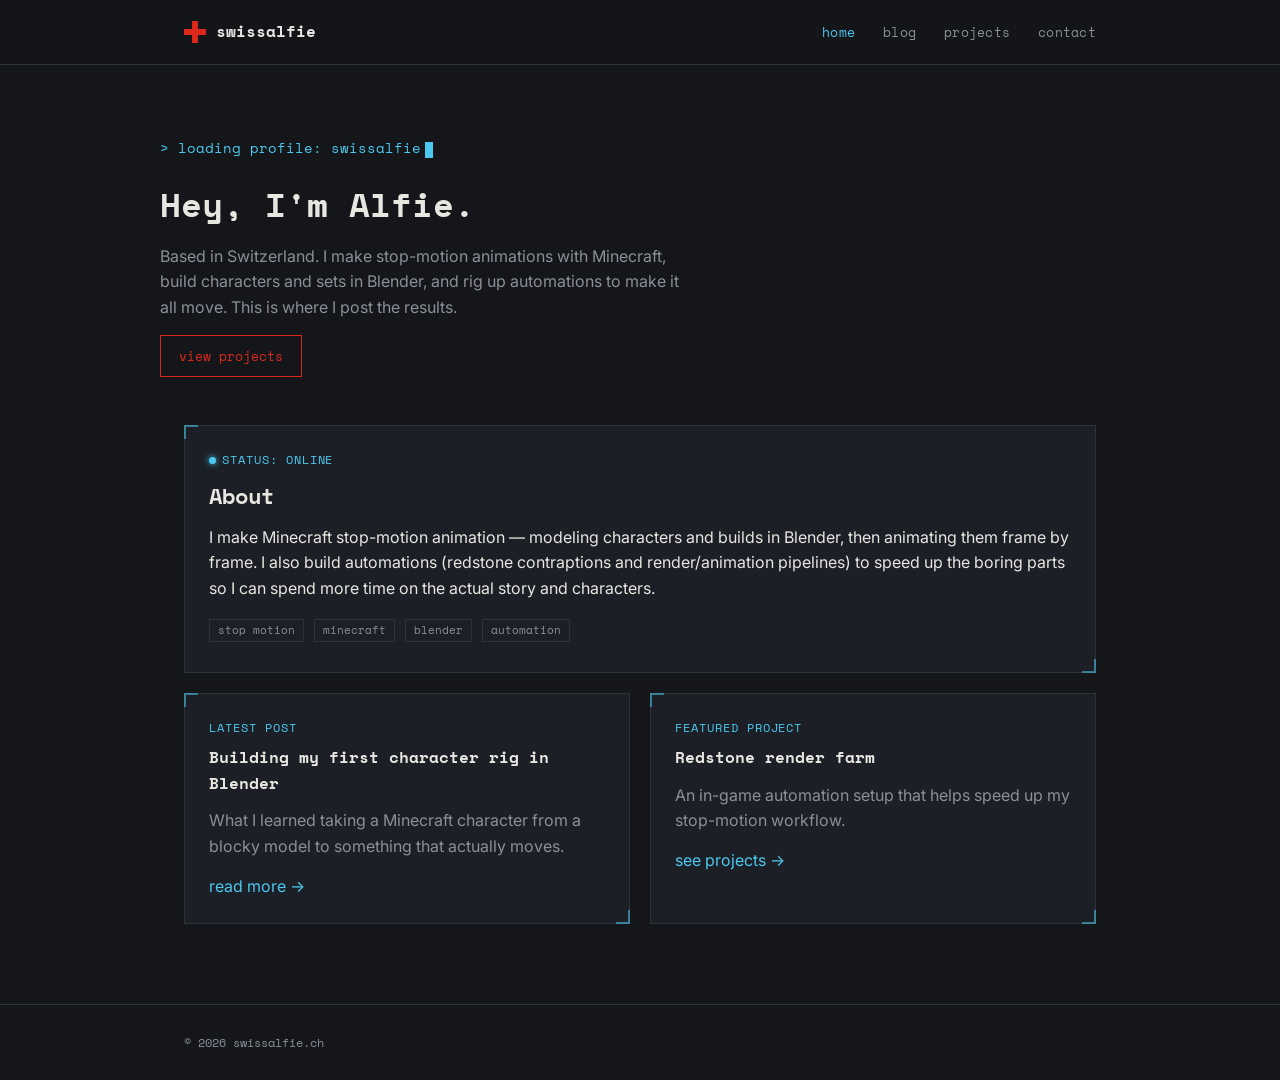
<file: index.html>
<!DOCTYPE html>
<html lang="en">
<head>
<meta charset="UTF-8">
<meta name="viewport" content="width=device-width, initial-scale=1.0">
<title>swissalfie</title>
<link rel="stylesheet" href="css/style.css">
</head>
<body>

<nav class="nav">
  <div class="wrap">
    <div class="brand"><span class="brand-mark"></span>swissalfie</div>
    <div class="navlinks">
      <a href="index.html" class="active">home</a>
      <a href="blog.html">blog</a>
      <a href="projects.html">projects</a>
      <a href="contact.html">contact</a>
    </div>
  </div>
</nav>

<div class="wrap hero">
  <div class="terminal">&gt; loading profile: swissalfie<span class="cursor"></span></div>
  <h1>Hey, I'm Alfie.</h1>
  <p class="muted" style="max-width:520px;">
    Based in Switzerland. I make stop-motion animations with Minecraft,
    build characters and sets in Blender, and rig up automations to make
    it all move. This is where I post the results.
  </p>
  <a href="projects.html" class="btn">view projects</a>
</div>

<div class="wrap">
  <div class="panel">
    <span class="eyebrow"><span class="status-dot"></span>status: online</span>
    <h2>About</h2>
    <p>
      I make Minecraft stop-motion animation — modeling characters and
      builds in Blender, then animating them frame by frame. I also build
      automations (redstone contraptions and render/animation pipelines)
      to speed up the boring parts so I can spend more time on the actual
      story and characters.
    </p>
    <div>
      <span class="tag">stop motion</span>
      <span class="tag">minecraft</span>
      <span class="tag">blender</span>
      <span class="tag">automation</span>
    </div>
  </div>

  <div class="grid">
    <div class="panel">
      <span class="eyebrow">latest post</span>
      <h3>Building my first character rig in Blender</h3>
      <p class="muted">What I learned taking a Minecraft character from a blocky model to something that actually moves.</p>
      <a href="blog.html">read more &rarr;</a>
    </div>
    <div class="panel">
      <span class="eyebrow">featured project</span>
      <h3>Redstone render farm</h3>
      <p class="muted">An in-game automation setup that helps speed up my stop-motion workflow.</p>
      <a href="projects.html">see projects &rarr;</a>
    </div>
  </div>
</div>

<footer>
  <div class="wrap">&copy; <span id="year"></span> swissalfie.ch</div>
</footer>

<script>document.getElementById('year').textContent = new Date().getFullYear();</script>
</body>
</html>
</file>
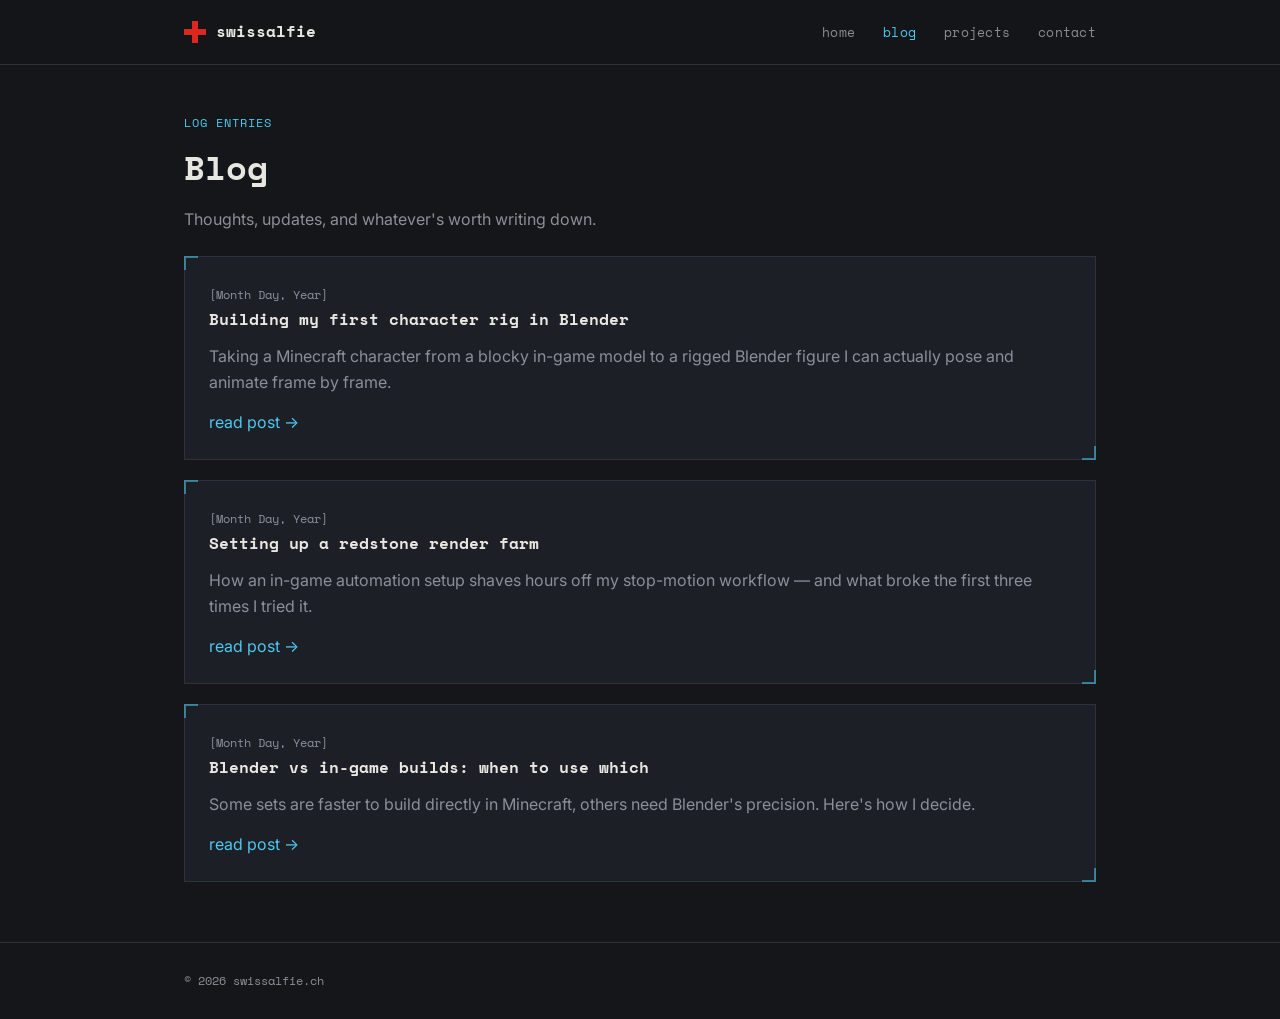
<file: blog.html>
<!DOCTYPE html>
<html lang="en">
<head>
<meta charset="UTF-8">
<meta name="viewport" content="width=device-width, initial-scale=1.0">
<title>blog — swissalfie</title>
<link rel="stylesheet" href="css/style.css">
</head>
<body>

<nav class="nav">
  <div class="wrap">
    <div class="brand"><span class="brand-mark"></span>swissalfie</div>
    <div class="navlinks">
      <a href="index.html">home</a>
      <a href="blog.html" class="active">blog</a>
      <a href="projects.html">projects</a>
      <a href="contact.html">contact</a>
    </div>
  </div>
</nav>

<div class="wrap" style="padding-top:48px;">
  <span class="eyebrow">log entries</span>
  <h1>Blog</h1>
  <p class="muted" style="max-width:480px;">Thoughts, updates, and whatever's worth writing down.</p>

  <div style="margin-top:24px;">
    <div class="panel">
      <span class="entry-date">[Month Day, Year]</span>
      <h3>Building my first character rig in Blender</h3>
      <p class="muted">Taking a Minecraft character from a blocky in-game model to a rigged Blender figure I can actually pose and animate frame by frame.</p>
      <a href="#">read post &rarr;</a>
    </div>

    <div class="panel">
      <span class="entry-date">[Month Day, Year]</span>
      <h3>Setting up a redstone render farm</h3>
      <p class="muted">How an in-game automation setup shaves hours off my stop-motion workflow — and what broke the first three times I tried it.</p>
      <a href="#">read post &rarr;</a>
    </div>

    <div class="panel">
      <span class="entry-date">[Month Day, Year]</span>
      <h3>Blender vs in-game builds: when to use which</h3>
      <p class="muted">Some sets are faster to build directly in Minecraft, others need Blender's precision. Here's how I decide.</p>
      <a href="#">read post &rarr;</a>
    </div>
  </div>
</div>

<footer>
  <div class="wrap">&copy; <span id="year"></span> swissalfie.ch</div>
</footer>

<script>document.getElementById('year').textContent = new Date().getFullYear();</script>
</body>
</html>
</file>
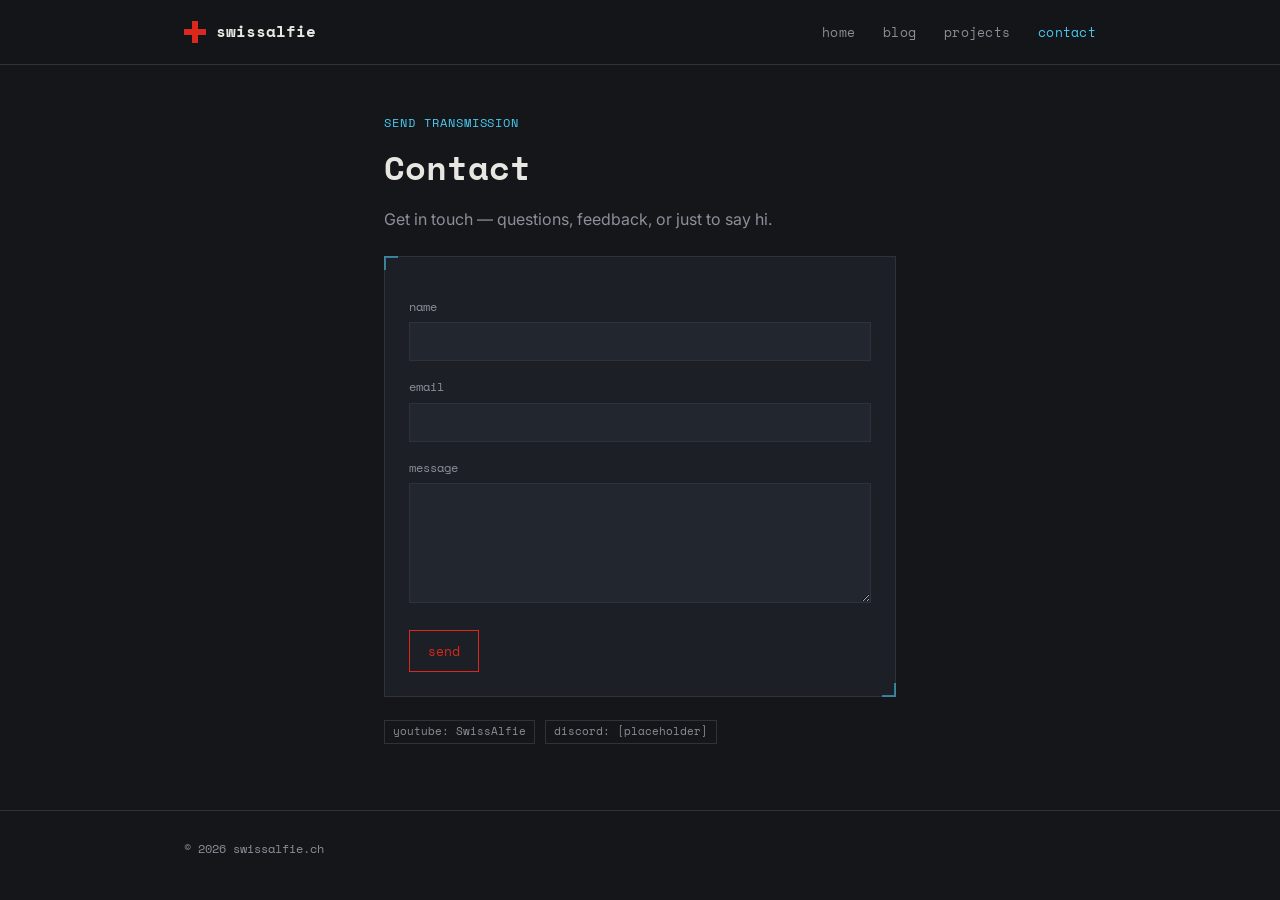
<file: contact.html>
<!DOCTYPE html>
<html lang="en">
<head>
<meta charset="UTF-8">
<meta name="viewport" content="width=device-width, initial-scale=1.0">
<title>contact — swissalfie</title>
<link rel="stylesheet" href="css/style.css">
</head>
<body>

<nav class="nav">
  <div class="wrap">
    <div class="brand"><span class="brand-mark"></span>swissalfie</div>
    <div class="navlinks">
      <a href="index.html">home</a>
      <a href="blog.html">blog</a>
      <a href="projects.html">projects</a>
      <a href="contact.html" class="active">contact</a>
    </div>
  </div>
</nav>

<div class="wrap" style="padding-top:48px; max-width:560px;">
  <span class="eyebrow">send transmission</span>
  <h1>Contact</h1>
  <p class="muted">Get in touch — questions, feedback, or just to say hi.</p>

  <div class="panel" style="margin-top:24px;">
    <form name="contact" method="POST" data-netlify="true">
      <input type="hidden" name="form-name" value="contact" />
      <label for="name">name</label>
      <input type="text" id="name" name="name" required>

      <label for="email">email</label>
      <input type="email" id="email" name="email" required>

      <label for="message">message</label>
      <textarea id="message" name="message" required></textarea>

      <button type="submit" class="btn" style="margin-top:20px;">send</button>
    </form>
  </div>

  <div style="margin-top:20px;">
    <span class="tag">youtube: SwissAlfie</span>
    <span class="tag">discord: [placeholder]</span>
  </div>
</div>

<footer>
  <div class="wrap">&copy; <span id="year"></span> swissalfie.ch</div>
</footer>

<script>document.getElementById('year').textContent = new Date().getFullYear();</script>
</body>
</html>
</file>
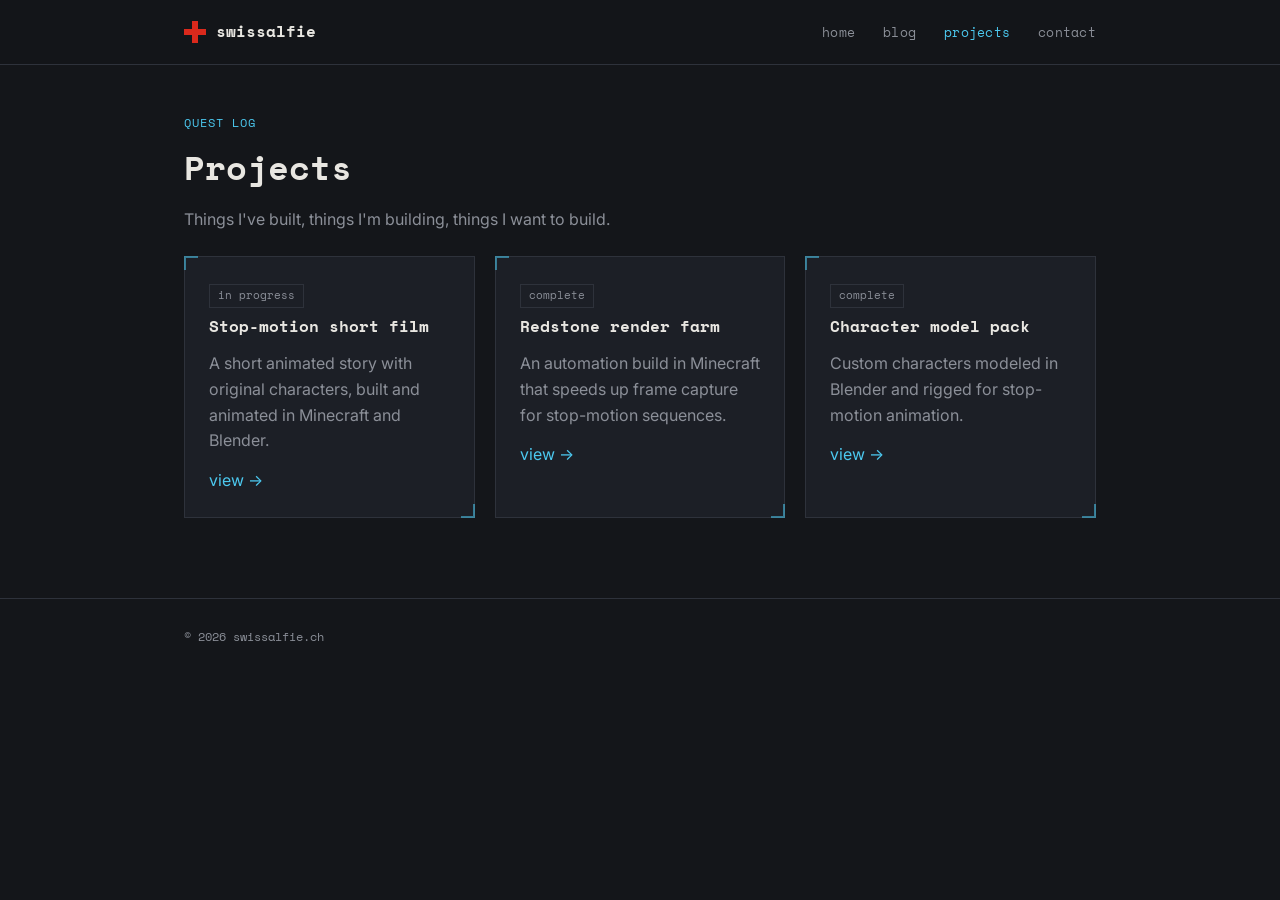
<file: projects.html>
<!DOCTYPE html>
<html lang="en">
<head>
<meta charset="UTF-8">
<meta name="viewport" content="width=device-width, initial-scale=1.0">
<title>projects — swissalfie</title>
<link rel="stylesheet" href="css/style.css">
</head>
<body>

<nav class="nav">
  <div class="wrap">
    <div class="brand"><span class="brand-mark"></span>swissalfie</div>
    <div class="navlinks">
      <a href="index.html">home</a>
      <a href="blog.html">blog</a>
      <a href="projects.html" class="active">projects</a>
      <a href="contact.html">contact</a>
    </div>
  </div>
</nav>

<div class="wrap" style="padding-top:48px;">
  <span class="eyebrow">quest log</span>
  <h1>Projects</h1>
  <p class="muted" style="max-width:480px;">Things I've built, things I'm building, things I want to build.</p>

  <div class="grid" style="margin-top:24px;">
    <div class="panel">
      <span class="tag">in progress</span>
      <h3>Stop-motion short film</h3>
      <p class="muted">A short animated story with original characters, built and animated in Minecraft and Blender.</p>
      <a href="#">view &rarr;</a>
    </div>

    <div class="panel">
      <span class="tag">complete</span>
      <h3>Redstone render farm</h3>
      <p class="muted">An automation build in Minecraft that speeds up frame capture for stop-motion sequences.</p>
      <a href="#">view &rarr;</a>
    </div>

    <div class="panel">
      <span class="tag">complete</span>
      <h3>Character model pack</h3>
      <p class="muted">Custom characters modeled in Blender and rigged for stop-motion animation.</p>
      <a href="#">view &rarr;</a>
    </div>
  </div>
</div>

<footer>
  <div class="wrap">&copy; <span id="year"></span> swissalfie.ch</div>
</footer>

<script>document.getElementById('year').textContent = new Date().getFullYear();</script>
</body>
</html>
</file>
<file: css/style.css>
@import url('https://fonts.googleapis.com/css2?family=Space+Mono:wght@400;700&family=Inter:wght@400;500;600&display=swap');

:root {
  --bg: #14161a;
  --panel: #1c1f26;
  --panel-2: #22262e;
  --red: #DA291C;
  --cyan: #4CC9F0;
  --text: #E8E6E1;
  --muted: #8b8f98;
  --border: #2e323b;
  --mono: 'Space Mono', monospace;
  --sans: 'Inter', sans-serif;
}

* { box-sizing: border-box; }

html { scroll-behavior: smooth; }

body {
  margin: 0;
  background: var(--bg);
  color: var(--text);
  font-family: var(--sans);
  line-height: 1.6;
}

a { color: var(--cyan); text-decoration: none; }
a:hover { text-decoration: underline; }

.wrap {
  max-width: 960px;
  margin: 0 auto;
  padding: 0 24px;
}

/* Nav */
.nav {
  position: sticky;
  top: 0;
  z-index: 10;
  background: rgba(20, 22, 26, 0.92);
  border-bottom: 1px solid var(--border);
  backdrop-filter: blur(6px);
}

.nav .wrap {
  display: flex;
  align-items: center;
  justify-content: space-between;
  height: 64px;
}

.brand {
  display: flex;
  align-items: center;
  gap: 10px;
  font-family: var(--mono);
  font-weight: 700;
  font-size: 16px;
  color: var(--text);
}

.brand-mark {
  width: 22px;
  height: 22px;
  position: relative;
  flex-shrink: 0;
}

.brand-mark::before, .brand-mark::after {
  content: '';
  position: absolute;
  background: var(--red);
}
.brand-mark::before { width: 22px; height: 6px; top: 8px; left: 0; }
.brand-mark::after { width: 6px; height: 22px; top: 0; left: 8px; }

.navlinks {
  display: flex;
  gap: 28px;
  font-family: var(--mono);
  font-size: 13px;
}

.navlinks a {
  color: var(--muted);
  letter-spacing: 0.02em;
}
.navlinks a.active, .navlinks a:hover {
  color: var(--cyan);
  text-decoration: none;
}

.status-dot {
  display: inline-block;
  width: 7px;
  height: 7px;
  border-radius: 50%;
  background: var(--cyan);
  margin-right: 6px;
  box-shadow: 0 0 6px var(--cyan);
}

/* HUD panel — signature element */
.panel {
  position: relative;
  background: var(--panel);
  border: 1px solid var(--border);
  padding: 24px;
  margin-bottom: 20px;
}
.panel::before, .panel::after,
.panel .c1, .panel .c2 {
  content: '';
  position: absolute;
  width: 12px;
  height: 12px;
  border-color: var(--cyan);
  opacity: 0.55;
}
.panel::before { top: -1px; left: -1px; border-top: 2px solid var(--cyan); border-left: 2px solid var(--cyan); }
.panel::after { bottom: -1px; right: -1px; border-bottom: 2px solid var(--cyan); border-right: 2px solid var(--cyan); }

.panel:hover::before, .panel:hover::after { opacity: 1; }

.eyebrow {
  font-family: var(--mono);
  font-size: 12px;
  color: var(--cyan);
  letter-spacing: 0.08em;
  text-transform: uppercase;
  margin-bottom: 8px;
  display: block;
}

h1, h2, h3 {
  font-family: var(--mono);
  font-weight: 700;
  color: var(--text);
  margin: 0 0 12px;
}
h1 { font-size: 34px; }
h2 { font-size: 22px; }
h3 { font-size: 16px; }

p { color: var(--text); margin: 0 0 14px; }
.muted { color: var(--muted); }

/* Hero */
.hero {
  padding: 72px 0 48px;
}
.hero .terminal {
  font-family: var(--mono);
  font-size: 14px;
  color: var(--cyan);
  margin-bottom: 18px;
}
.hero .terminal .cursor {
  display: inline-block;
  width: 8px;
  height: 16px;
  background: var(--cyan);
  vertical-align: middle;
  margin-left: 4px;
  animation: blink 1s steps(1) infinite;
}
@keyframes blink { 50% { opacity: 0; } }

.btn {
  display: inline-block;
  font-family: var(--mono);
  font-size: 13px;
  padding: 10px 18px;
  border: 1px solid var(--red);
  color: var(--red);
  background: transparent;
  cursor: pointer;
  transition: background 0.15s, color 0.15s;
}
.btn:hover {
  background: var(--red);
  color: var(--bg);
  text-decoration: none;
}

/* Grid */
.grid {
  display: grid;
  grid-template-columns: repeat(auto-fit, minmax(240px, 1fr));
  gap: 20px;
}

.tag {
  display: inline-block;
  font-family: var(--mono);
  font-size: 11px;
  color: var(--muted);
  border: 1px solid var(--border);
  padding: 2px 8px;
  margin: 0 6px 6px 0;
}

.entry-date {
  font-family: var(--mono);
  font-size: 12px;
  color: var(--muted);
}

/* Form */
form label {
  display: block;
  font-family: var(--mono);
  font-size: 12px;
  color: var(--muted);
  margin-bottom: 6px;
  margin-top: 16px;
}
form input, form textarea {
  width: 100%;
  background: var(--panel-2);
  border: 1px solid var(--border);
  color: var(--text);
  font-family: var(--sans);
  font-size: 14px;
  padding: 10px 12px;
}
form input:focus, form textarea:focus {
  outline: none;
  border-color: var(--cyan);
}
form textarea { min-height: 120px; resize: vertical; }

footer {
  border-top: 1px solid var(--border);
  margin-top: 60px;
  padding: 28px 0;
  font-family: var(--mono);
  font-size: 12px;
  color: var(--muted);
}

@media (max-width: 600px) {
  .navlinks { gap: 16px; font-size: 12px; }
  h1 { font-size: 26px; }
  .hero { padding: 48px 0 32px; }
}
</file>
